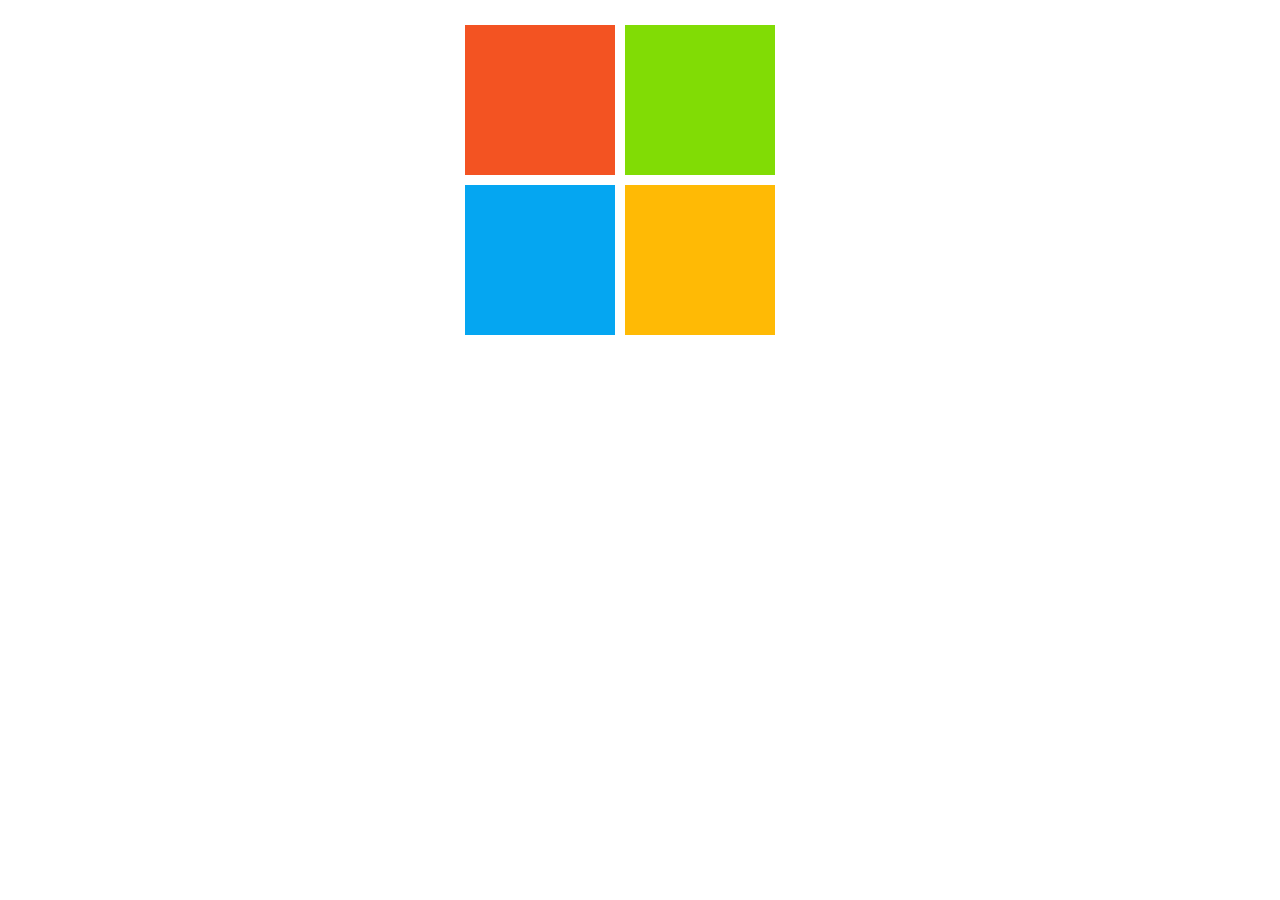
<file: Microsoft-logo/index.html>
<!DOCTYPE html>
<html lang="en">
<head>
    <meta charset="UTF-8">
    <meta http-equiv="X-UA-Compatible" content="IE=edge">
    <meta name="viewport" content="width=device-width, initial-scale=1.0">
    <title>Microsoft Logo</title>
    <link rel="stylesheet" href="style.css">
</head>
<body>
    <div class="microsoft">
        <div class="square red"></div>
        <div class="square green"></div>
        <div class="square blue"></div>
        <div class="square yellow"></div>
    </div>
</body>
</html>
</file>
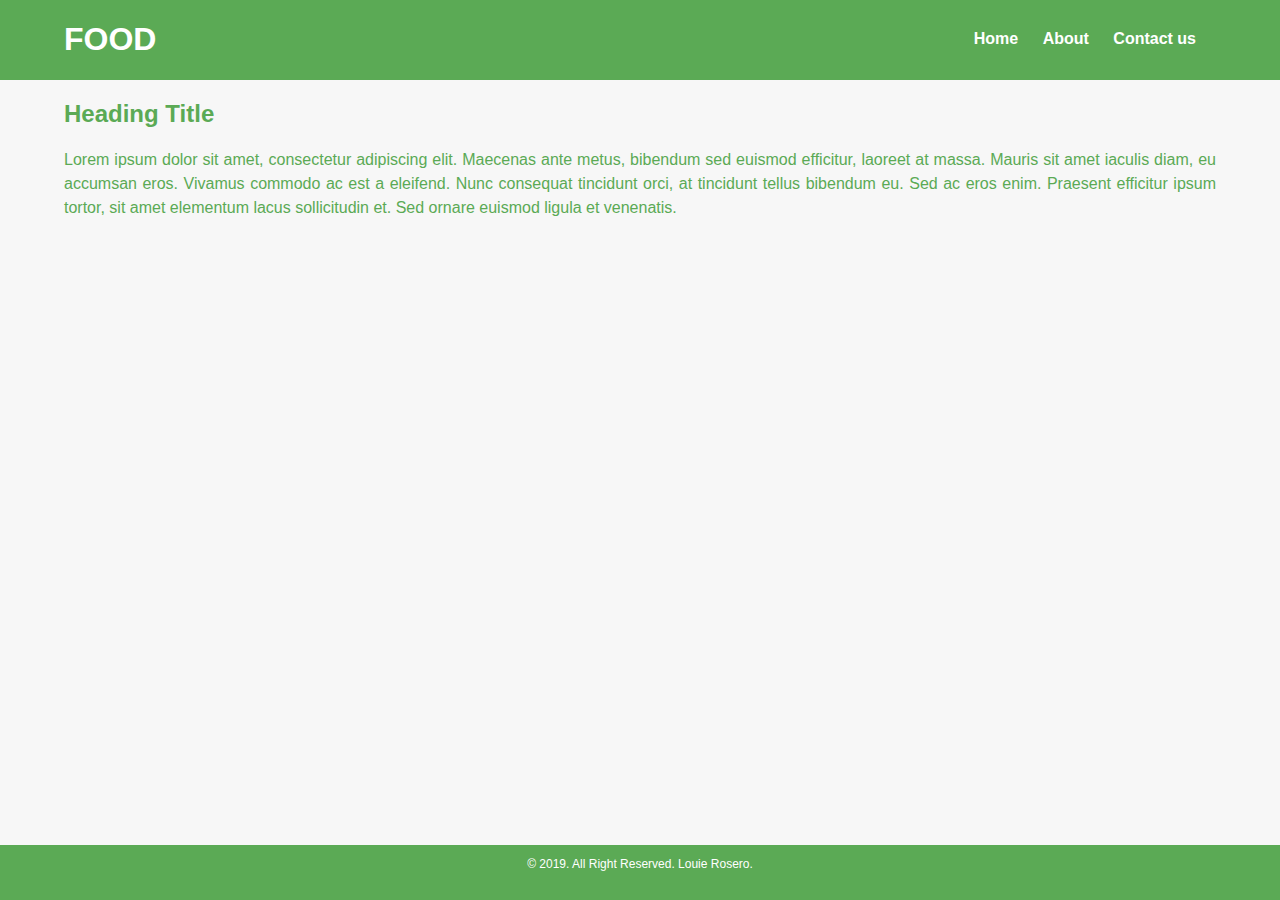
<file: Basic-Html-Page/inder.html>
<!DOCTYPE html>
<html lang="en">
<head>
    <meta charset="UTF-8">
    <meta http-equiv="X-UA-Compatible" content="IE=edge">
    <meta name="viewport" content="width=device-width, initial-scale=1.0">
    <title>Document</title>
    <link rel="stylesheet" href="Index.css">
</head>
<body>
    <header>
        <div class="container">
          <h1>FOOD</h1>
          <ul class="navigation">
            <li>
              <a href="#">Home</a>
            </li>
            <li>
              <a href="#">About</a>
            </li>
            <li>
              <a href="#">Contact us</a>
            </li>
          </ul>
        </div><!-- /.container -->
      </header>
      <section>
        <div class="container">
          <h2>Heading Title</h2>
          <p>Lorem ipsum dolor sit amet, consectetur adipiscing elit. Maecenas ante metus, bibendum sed euismod efficitur, laoreet at massa. Mauris sit amet iaculis diam, eu accumsan eros. Vivamus commodo ac est a eleifend. Nunc consequat tincidunt orci, at tincidunt tellus bibendum eu. Sed ac eros enim. Praesent efficitur ipsum tortor, sit amet elementum lacus sollicitudin et. Sed ornare euismod ligula et venenatis.</p>
        </div><!-- /.container -->
      </section>
      <footer>
        <div class="container">
          <p>&copy 2019. All Right Reserved. Louie Rosero.</p>
        </div><!-- /.container -->
      </footer>
</body>
</html>
</file>
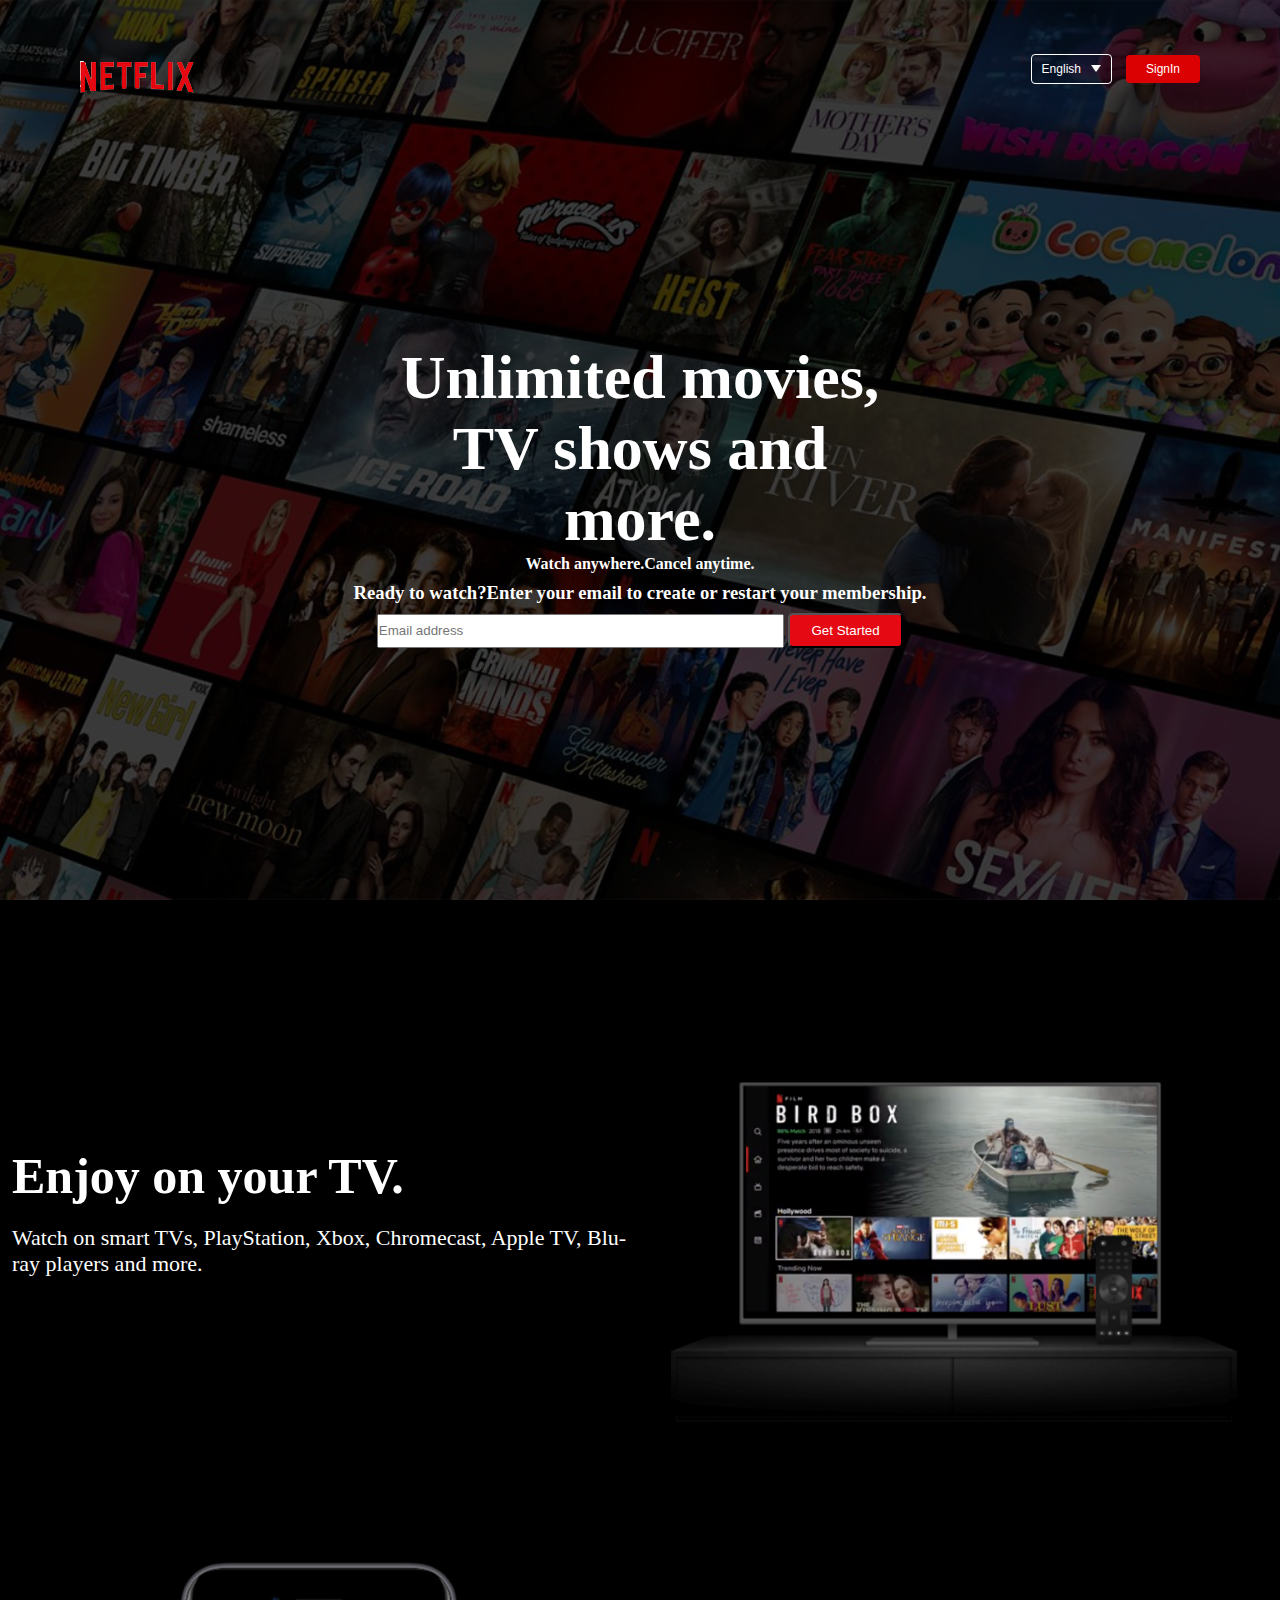
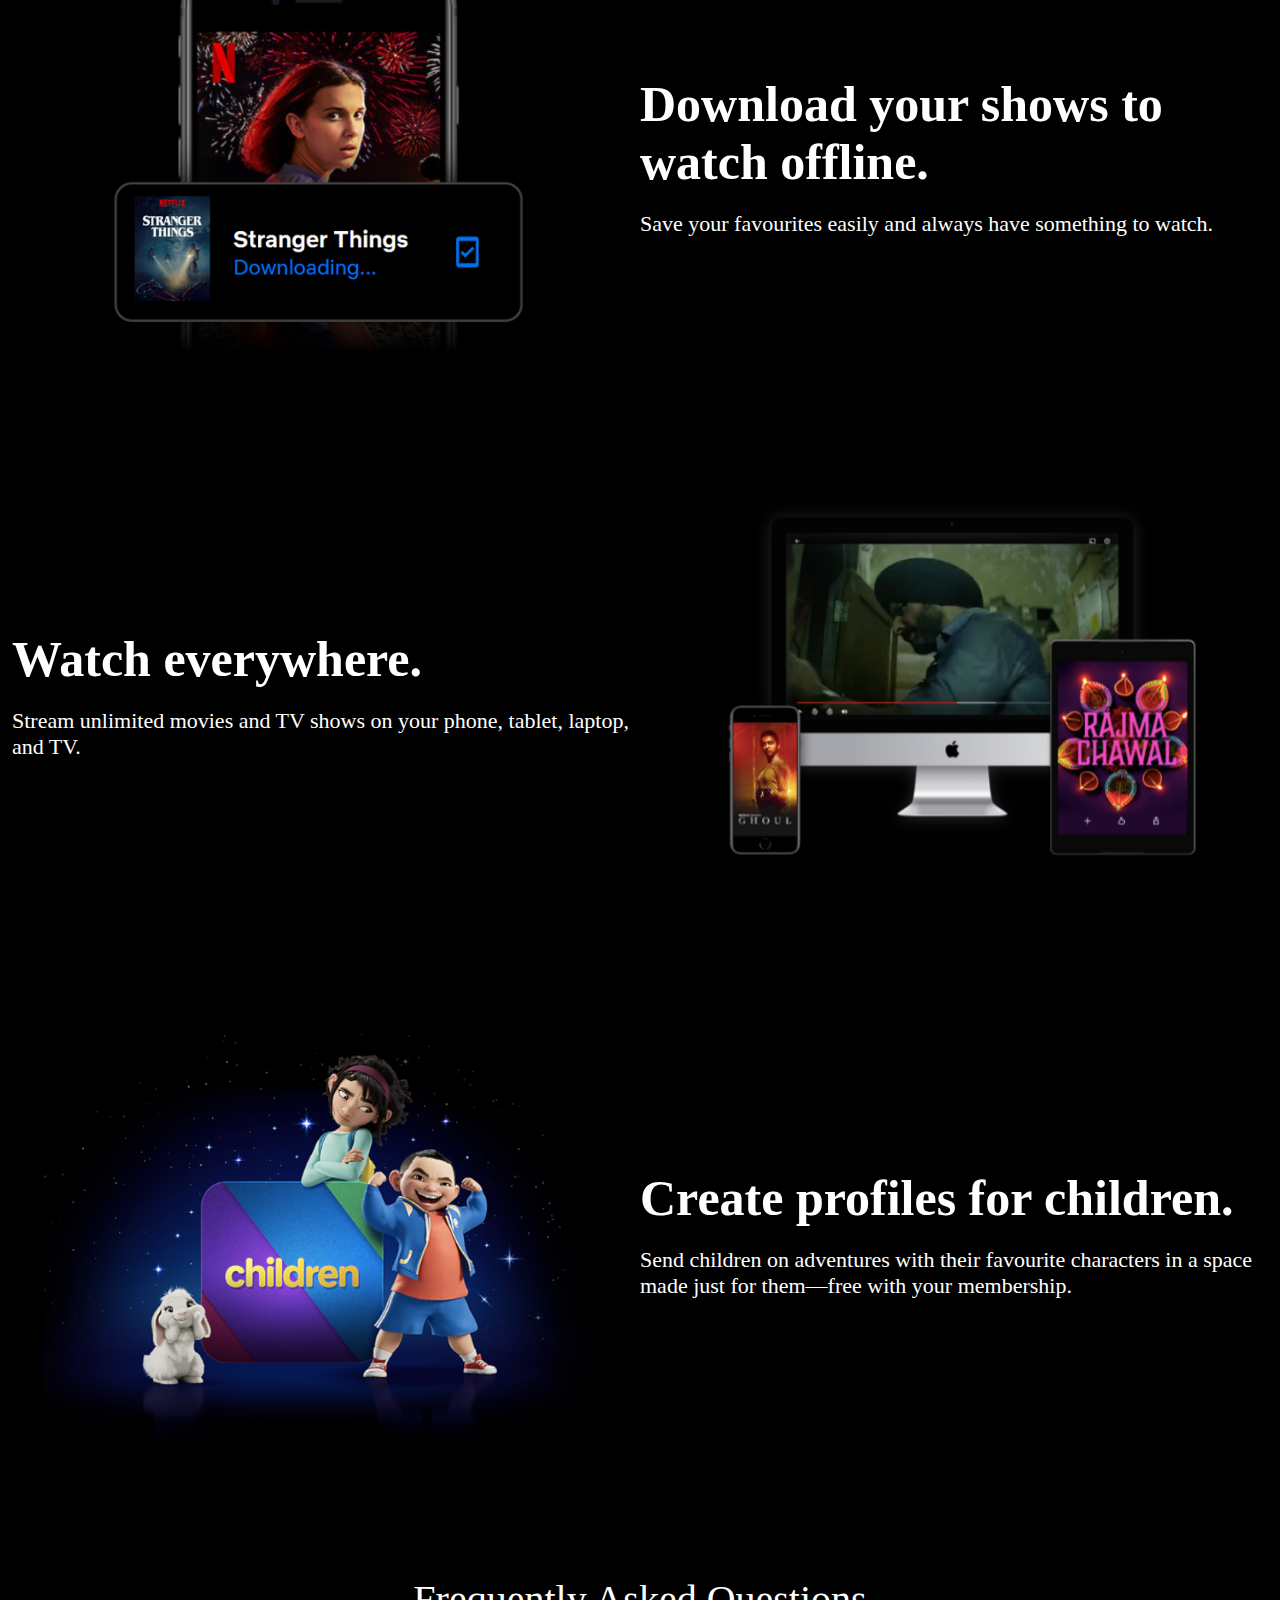
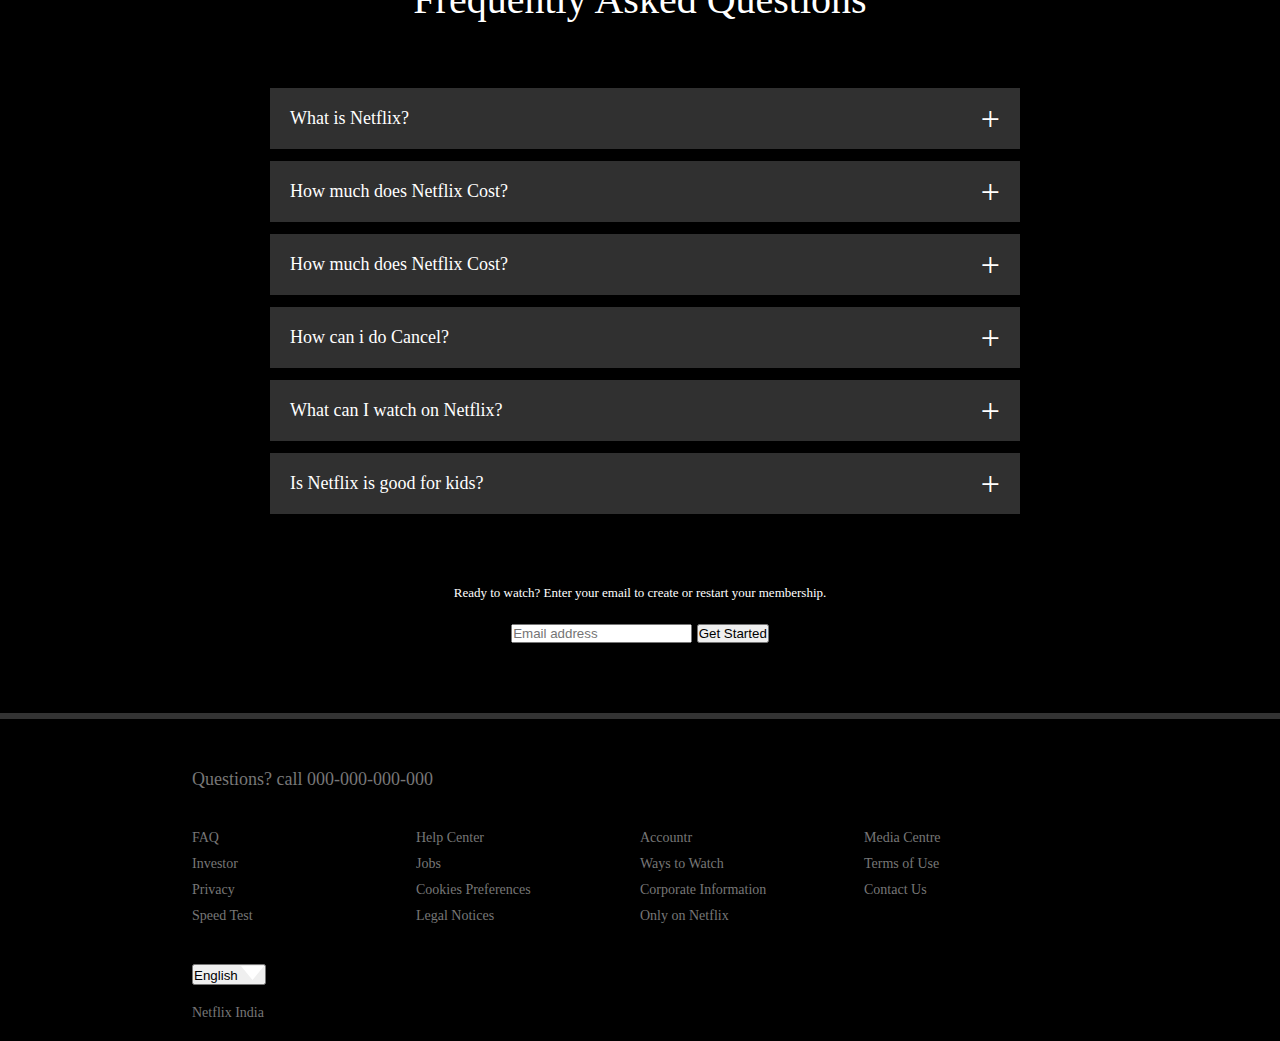
<file: Netflix-Clone/Netflix.html>
<!DOCTYPE html>
<html lang="en">

<head>
    <meta charset="UTF-8">
    <meta http-equiv="X-UA-Compatible" content="IE=edge">
    <meta name="viewport" content="width=device-width, initial-scale=1.0">
    <title>Netflix Clone</title>
    <link rel="stylesheet" href="Netflix.css">
</head>

<body>
    <div class="header">
        <nav>
            <img src="netflixlogo.png" alt="">
            <div>
                <button class="language-btn">English <img src="down-icon.png"></button>
                <button>SignIn</button>
            </div>
        </nav>
        <div class="text-box">
            <h1>Unlimited movies,</h1>
            <h1>TV shows and</h1>
            <h1>more.</h1>
            <h4>Watch anywhere.Cancel anytime.</h4>
            <h3>Ready to watch?Enter your email to create or restart your membership.</h3>
            <form class="email-signup">
                <input type="email"  class="emailinput" placeholder="Email address" required>
                <button type="submit">Get Started</button>
            </form>
        </div>
    </div>
    
    <div class="features">
        <div class="row">
            <div class="text-col">
                <h2>Enjoy on your TV.</h2>
                <p>Watch on smart TVs, PlayStation, Xbox, Chromecast, Apple TV, Blu-ray players and more.</p>
            </div>
            <div class="img-col">
                <img src="feature-1.png">
            </div>
        </div>
        <div class="row">
            <div class="img-col">
                <img src="feature-2.png">
            </div>
            <div class="text-col">
                <h2>Download your shows to watch offline.</h2>
                <p>Save your favourites easily and always have something to watch.</p>
            </div>
            
        </div>
        <div class="row">
            <div class="text-col">
                <h2>Watch everywhere.</h2>
                <p>Stream unlimited movies and TV shows on your phone, tablet, laptop, and TV.</p>
            </div>
            <div class="img-col">
                <img src="feature-3.png">
            </div>
        </div>
        <div class="row">
            <div class="img-col">
                <img src="feature-4.png">
            </div>
            <div class="text-col">
                <h2>Create profiles for children.</h2>
                <p>Send children on adventures with their favourite characters in a space made just for them—free with your membership.</p>
            </div>
            
        </div>
    </div>

    <div class="faq">
        <h2>Frequently Asked Questions</h2>
        <ul class="accordion">
            <li>
                <input type="radio" name="accordion" id="first">
                <label for="first">What is Netflix?</label>
                <div class="content">
                    <p>Lorem ipsum, dolor sit amet consectetur adipisicing elit. Illum incidunt ex voluptatibus repellendus quis perferendis corrupti dolorum dolor ullam, distinctio dolore in fugit dignissimos unde eos error. Quis, est officia.</p>
                </div>
            </li>
            <li>
                <input type="radio" name="accordion" id="second">
                <label for="second">How much does Netflix Cost?</label>
                <div class="content">
                    <p>Lorem ipsum, dolor sit amet consectetur adipisicing elit. Illum incidunt ex voluptatibus repellendus quis perferendis corrupti dolorum dolor ullam, distinctio dolore in fugit dignissimos unde eos error. Quis, est officia.</p>
                </div>
            </li>
            <li>
                <input type="radio" name="accordion" id="third">
                <label for="third">How much does Netflix Cost?</label>
                <div class="content">
                    <p>Lorem ipsum, dolor sit amet consectetur adipisicing elit. Illum incidunt ex voluptatibus repellendus quis perferendis corrupti dolorum dolor ullam, distinctio dolore in fugit dignissimos unde eos error. Quis, est officia.</p>
                </div>
            </li>
            <li>
                <input type="radio" name="accordion" id="fourth">
                <label for="fourth">How can i do Cancel?</label>
                <div class="content">
                    <p>Lorem ipsum, dolor sit amet consectetur adipisicing elit. Illum incidunt ex voluptatibus repellendus quis perferendis corrupti dolorum dolor ullam, distinctio dolore in fugit dignissimos unde eos error. Quis, est officia.</p>
                </div>
            </li>
            <li>
                <input type="radio" name="accordion" id="fifth">
                <label for="fifth">What can I watch on Netflix?</label>
                <div class="content">
                    <p>Lorem ipsum, dolor sit amet consectetur adipisicing elit. Illum incidunt ex voluptatibus repellendus quis perferendis corrupti dolorum dolor ullam, distinctio dolore in fugit dignissimos unde eos error. Quis, est officia.</p>
                </div>
            </li>
            <li>
                <input type="radio" name="accordion" id="sixth">
                <label for="sixth">Is Netflix is good for kids?</label>
                <div class="content">
                    <p>Lorem ipsum, dolor sit amet consectetur adipisicing elit. Illum incidunt ex voluptatibus repellendus quis perferendis corrupti dolorum dolor ullam, distinctio dolore in fugit dignissimos unde eos error. Quis, est officia.</p>
                </div>
            </li>
        </ul>

        <small>Ready to watch? Enter your email to create or restart your membership.</small>
        <form class="email-signup">
            <input type="email" placeholder="Email address" required>
            <button type="submit">Get Started</button>
        </form>
    </div>

    <div class="footer">
        <h2>Questions? call 000-000-000-000</h2>
        <div class="row">
            <div class="col">
                <a href="#">FAQ</a>
                <a href="#">Investor</a>
                <a href="#">Privacy</a>
                <a href="#">Speed Test</a>
            </div>
            <div class="col">
                <a href="#">Help Center</a>
                <a href="#">Jobs</a>
                <a href="#">Cookies Preferences</a>
                <a href="#">Legal Notices</a>
            </div>
            <div class="col">
                <a href="#">Accountr</a>
                <a href="#">Ways to Watch</a>
                <a href="#">Corporate Information</a>
                <a href="#">Only on Netflix</a>
            </div>
            <div class="col">
                <a href="#">Media Centre</a>
                <a href="#">Terms of Use</a>
                <a href="#">Contact Us</a>
            </div>
        </div>
        <button class="language-btnn">English <img src="down-icon.png"></button>
        <p class="copyrigth-text">Netflix India</p>
    </div>
</body>

</html>
</file>
<file: Microsoft-logo/style.css>
.microsoft{
    width: 350px;
    margin: 25px auto;
}

.square.red{
    background-color: #f35322;
}
.square.green{
    background-color: #81dc05;
}
.square.blue{
    background-color: #05a6f1;
}
.square.yellow{
    background-color: #ffba05;
}

.square{
    width: 150px;
    height: 150px;
    margin: 0 10px 10px 0;
    float: left;
}
</file>
<file: Basic-Html-Page/Index.css>
body {
    font-family: 'Segoe UI', Tahoma, Geneva, Verdana, sans-serif;
    margin: 0;
    background: #f7f7f7;
  }
  
  .container {
    width: 90%;
    margin: 0 auto;
  }
  
  /* Header */
  header {
    background: #5baa55;
    color: #fff;
  }
  
  header h1 {
    display: inline-block;
  }
  
  header ul.navigation {
    float: right;
    margin-top: 30px;
  }
  
  header ul.navigation li {
    display: inline-block;
    margin-right: 20px;
  }
  
  header a {
    text-decoration: none;
    color: #fff;
    font-weight: bold;
    padding-bottom: 3px;
    transition: .1s all linear;
  }
  
  header a:hover {
    border-bottom: 3px solid #fff;
  }
  
  /* Section*/
  section {
    color: #5baa55;
  }
  
  section p {
    text-align: justify;
    line-height: 1.5;
  }
  
  /* Footer*/
  footer {
    background: #5baa55;
    position: fixed;
    left: 0;
    bottom: 0;
    right: 0;
    height: 55px;
    color: #fff;
    text-align: center;
    font-size: 12px;
  }
</file>
<file: Netflix-Clone/Netflix.css>
*{
    margin: 0px;
    padding: 0px;
}
body{
    background:  black;
    color: white;
}
.header{
    min-height: 100vh;      
    width: 100%;
    background-image: linear-gradient(rgba(0, 0, 0, 0.7),rgba(0, 0, 0, 0.7)),url(netflixbg.jpg);
    background-position: center;
    background-size: cover;
    position: relative;
}
nav{
    display: flex;
    align-items: center;
    justify-content: space-between;
    padding: 10px 0;
    margin: 80px;
    margin-top: 0%;
}

.logo{
    width: 150px;
    cursor: pointer;
}
nav button{
    border: 0;
    outline: 0;
    background: #db0001;
    color: #fff;
    padding: 7px 20px;
    font-size: 12px;
    border-radius: 4px;
    margin-left: 10px;
    cursor: pointer;
}

.language-btn{
    display: inline-flex;
    align-items: center;
    background: transparent;
    border: 1px solid #fff;
    padding: 7px 10px;
}
.language-btn img{
    width: 10px;
    margin-left: 10px;
}

.text-box{
    width: 90%;
    color: white;
    position: absolute;
    top: 55%;
    left: 50%;
    transform: translate(-50%,-50%);
    text-align: center;
}

.text-box h1{
    font-size: 62px;
}
.text-box p{
    margin: 10px 0 40px;
    font-size: 14px;
    color: white;
}

.text-box h3{
    margin: 9px;
}

.emailinput{
    width: 35%;
    height: 30px;
    color: rgb(0, 0, 0);
}

.emailinput ::placeholder{
    margin-left: 10px;
}

.text-box button{
    width: 10%;
    height: 35px;
    background-color: #E50914;
    color: white;
    border-radius: 5px;
}

/*-------------Features----------------*/
.features{
    padding: 50px 12px;
    font-size: 22px;

}
.row{
    display: flex;
    width: 100%;
    align-items: center;
    flex-wrap: wrap;
    padding: 50px 0;
}

.text-col{
    flex-basis: 50%;
    margin-bottom: 20px;
}

.img-col{
    flex-basis: 50%;
    margin-bottom: 20px;
}

.img-col img{
    display: block;
    width: 90%;
    margin: auto;
}
.features h2{
    font-size: 50px;
    font-weight: 600;
    margin-bottom: 20px;
}

/*----------FAQ----------*/
.faq{
    padding: 10px 12%;
    text-align: center;
    font-size: 18px;
}

.faq h2{
    font-weight: 500;
    font-size: 40px ;
}

.accordion{
    margin: 60px auto;
    width: 100%;
    max-width: 750px;
}

.accordion li{
    list-style: none;
    width: 100%;
    padding:5px;
}
.accordion li label{
    display: flex;
    align-items: center;
    padding: 20px;
    font-size: 18px;
    font-weight: 500;
    background: #303030;
    margin-bottom: 2px;
    cursor: pointer;
    position: relative;
}
label::after{
    content: '+';
    font-size: 34px;
    position: absolute;
    right: 20px;
}
input[type="radio"]{
    display: none;
}
.accordion .content{
    background: #303030;
    text-align: left;
    padding: 0 20px;
    max-height: 0;
    overflow: hidden;
    transition: max-height 0.2s, padding 0.5s;
}
.accordion input[type="radio"]:checked + label + .content{
    max-height: 600px;
    padding: 30px 20px;
}
.accordion input[type="radio"]:checked + label::after{
    transform: rotate(135deg);
}
.faq .email-signup{
    max-width: 600px;
    margin: 20px auto 60px;
}
.faq small{
    font-size: 13px;
}

/* ---------Footer--------- */

.footer{
    padding: 50px 15% 10px;
    border-top: 6px solid #333;
    color: #777;
}

.footer h2{
    font-size: 18px;
    font-weight: 400;
    margin-bottom: 30px;
}
.footer .col{
    flex-basis: 25%;
    flex-grow: 1;
    margin-bottom: 20px;
}

.footer .col a{
    display: block;
    text-decoration: none;
    color: #777;
    font-size: 14px;
    margin-bottom: 10px;
}

.footer .row{
    align-items: flex-start;
    padding: 10px 0;
}

.footer .language-btn{
    color: #ffffff;
    padding: 10px 20px;
    border-radius: 3px;
}

.copyrigth-text{
    font-size: 14px;
    margin-top: 20px;
    margin-bottom: 10px;
}
</file>
